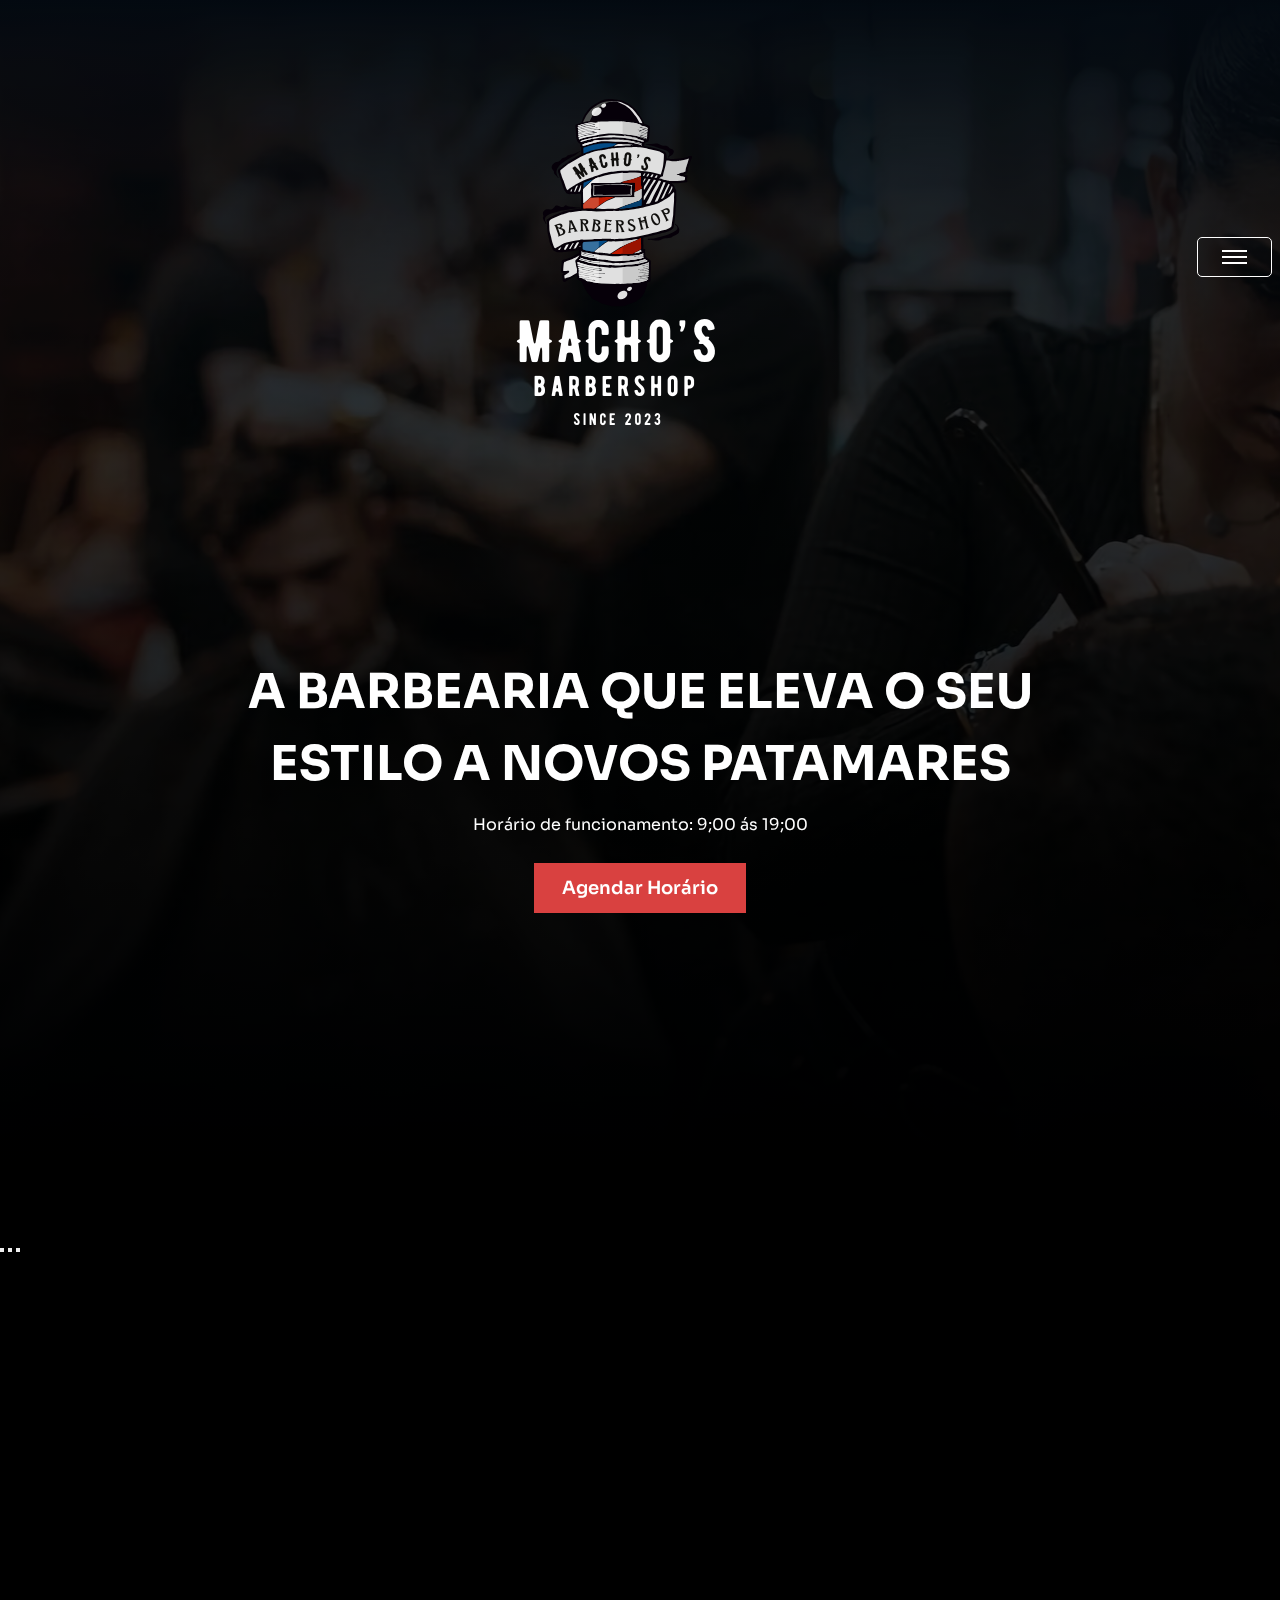
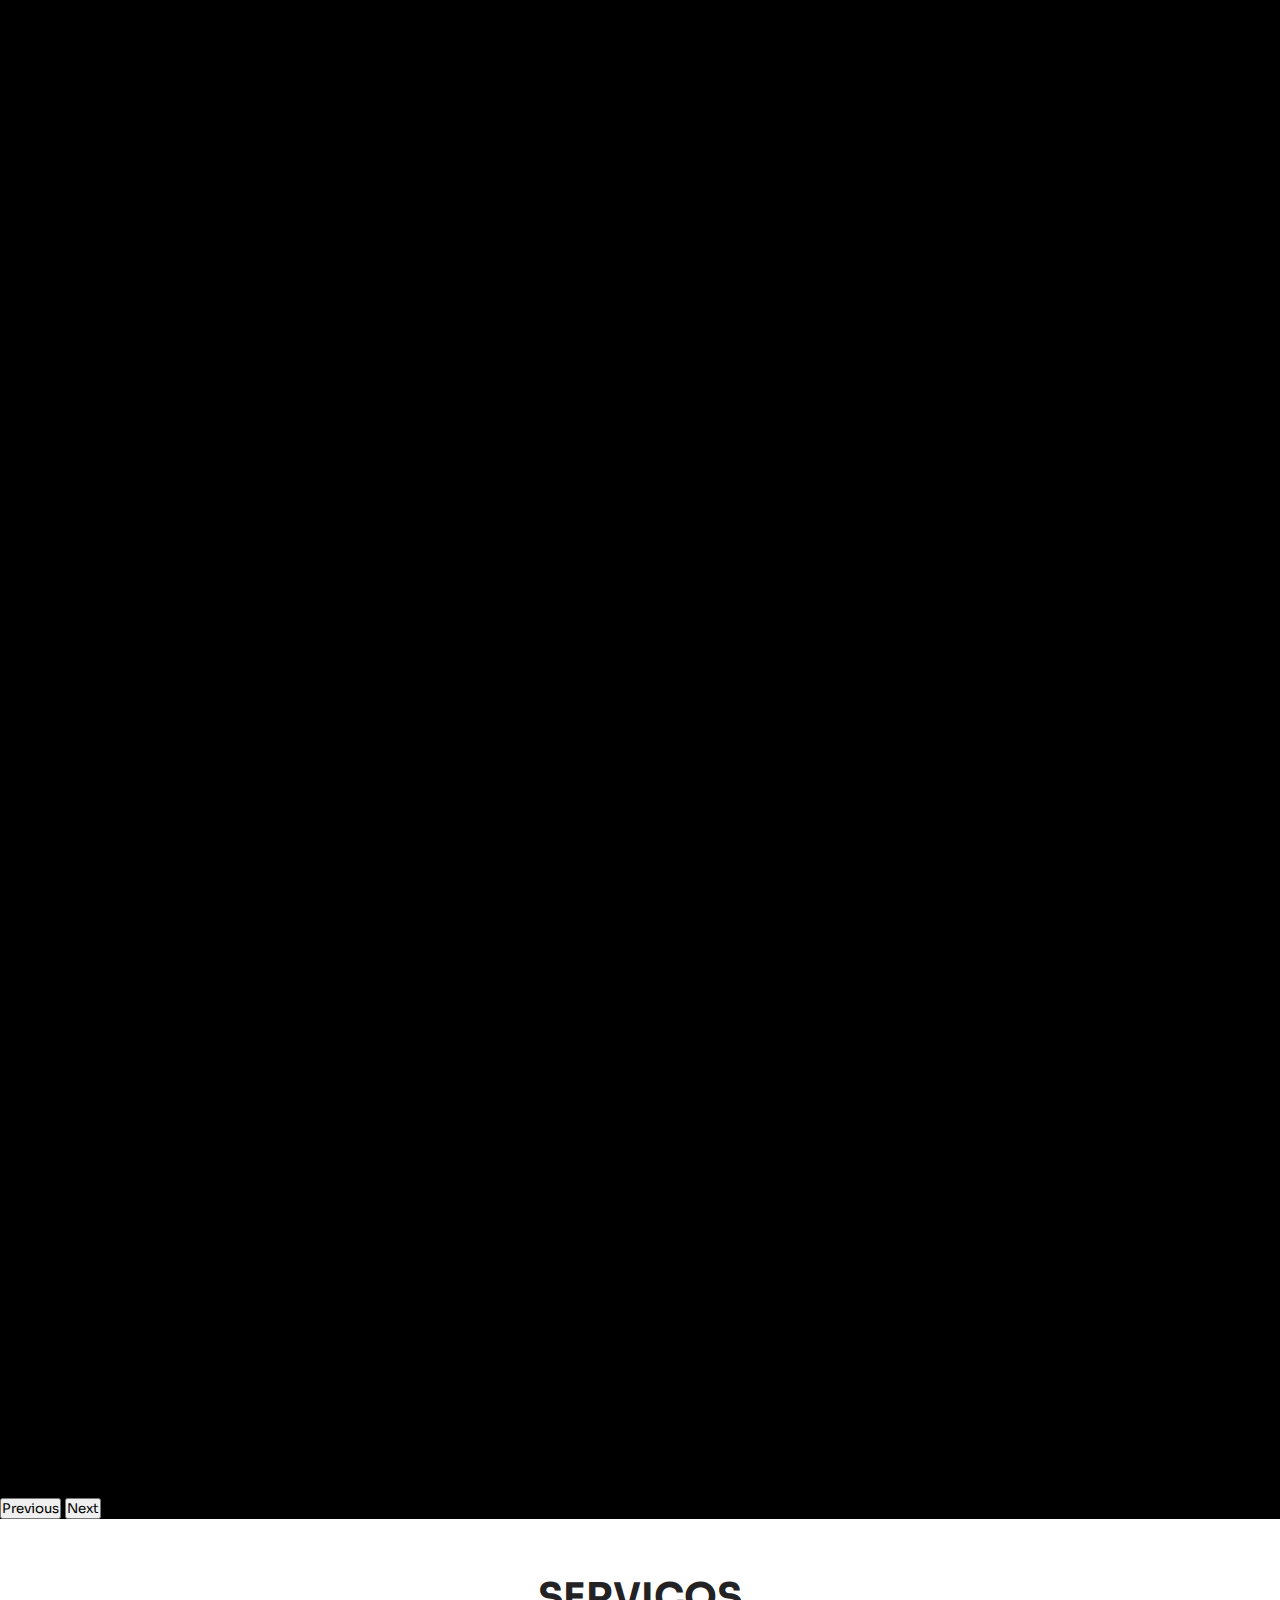
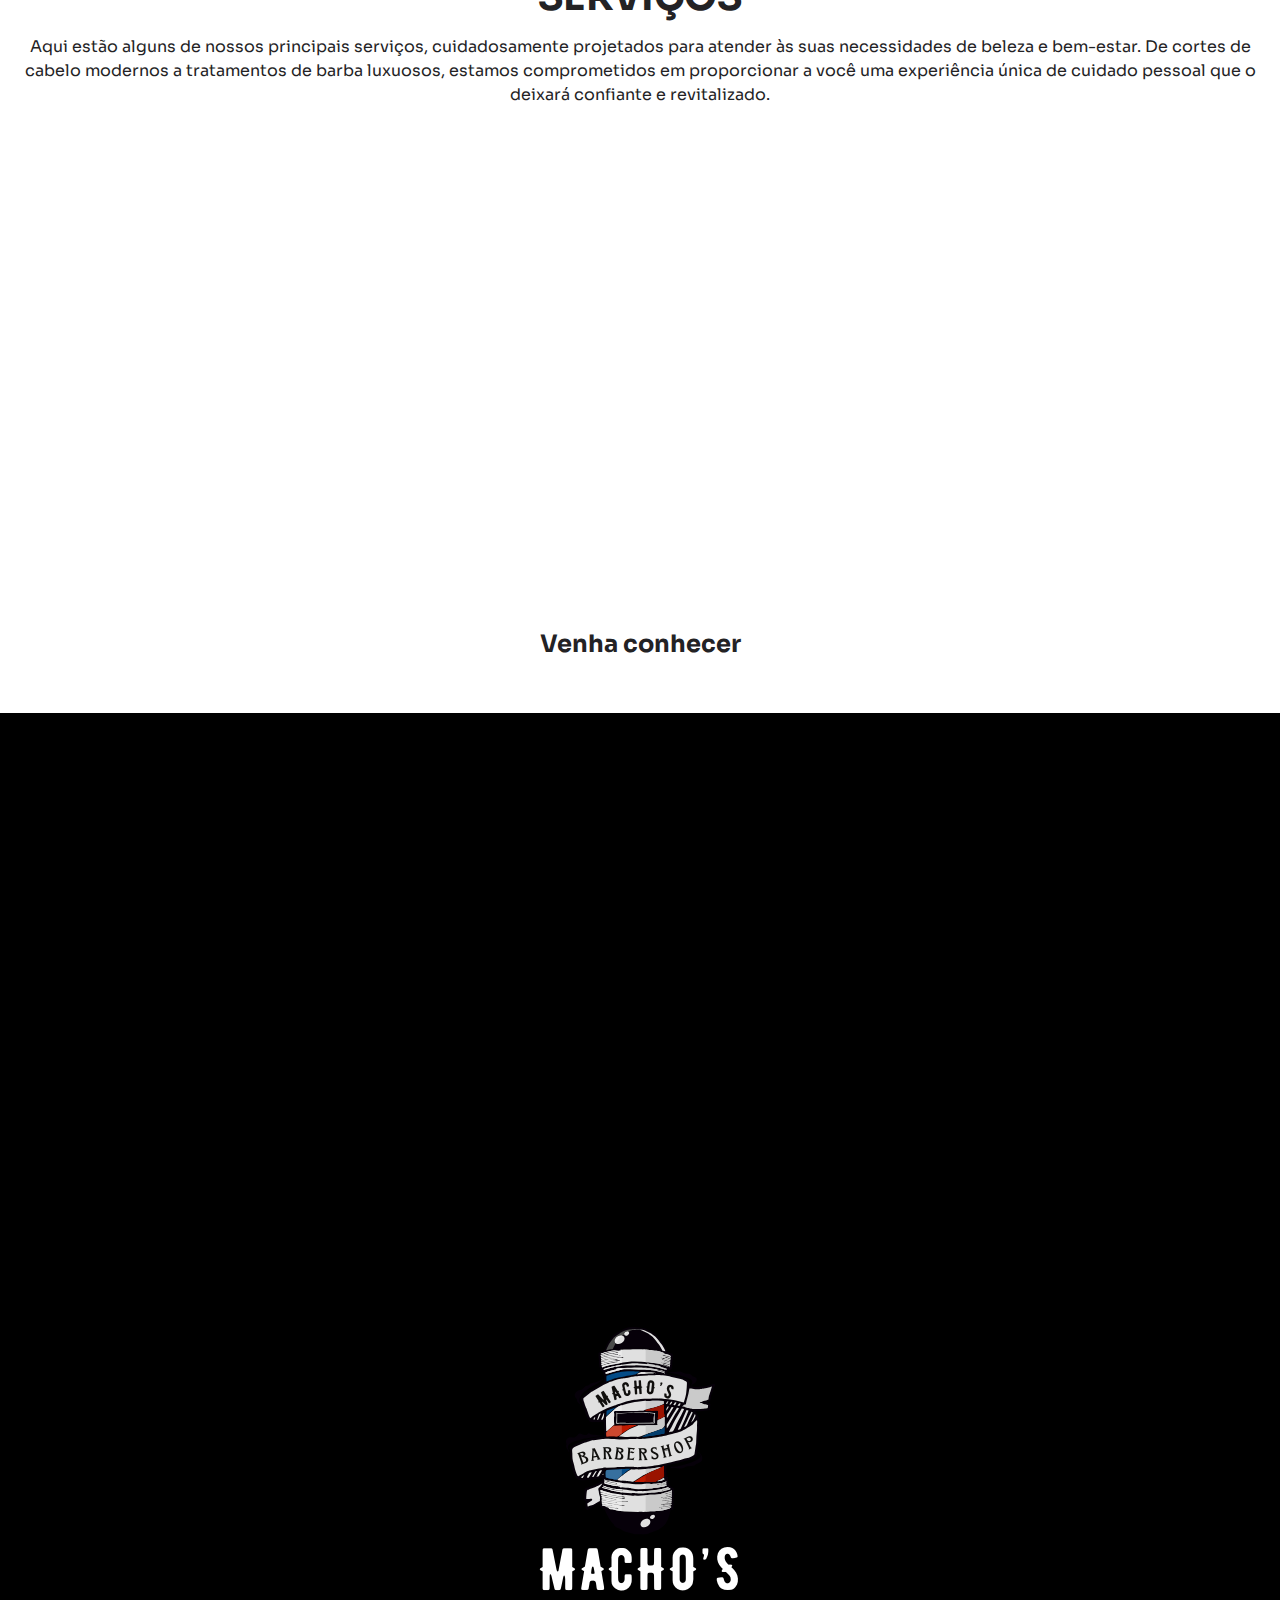
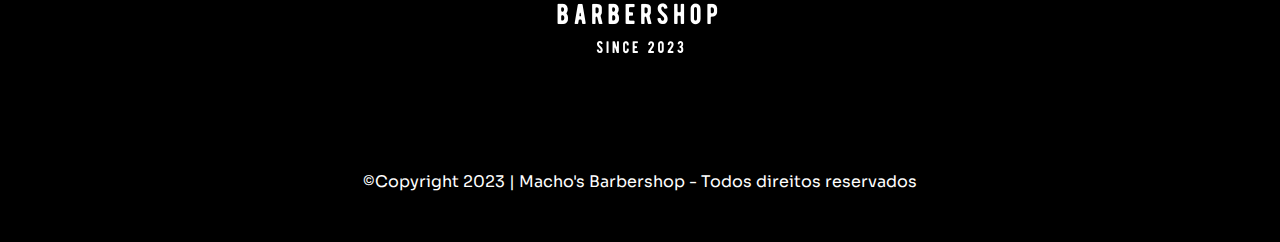
<file: index.html>
<!DOCTYPE html>
<html lang="pt-br">

<head>
    <meta charset="UTF-8">
    <meta name="viewport" content="width=device-width, initial-scale=1.0">
    <link rel="preconnect" href="https://fonts.googleapis.com">
    <link rel="preconnect" href="https://fonts.gstatic.com" crossorigin>
    <link href="https://fonts.googleapis.com/css2?family=Sora:wght@200;300;400;500;600&display=swap" rel="stylesheet">

    <link href="https://cdn.jsdelivr.net/npm/bootstrap@5.3.2/dist/css/bootstrap.min.css" rel="stylesheet"
        integrity="sha384-T3c6CoIi6uLrA9TneNEoa7RxnatzjcDSCmG1MXxSR1GAsXEV/Dwwykc2MPK8M2HN" crossorigin="anonymous">
    <link rel="stylesheet" href="https://cdnjs.cloudflare.com/ajax/libs/font-awesome/6.0.0-beta3/css/all.min.css"
        integrity="sha512-Fo3rlrZj/k7ujTnHg4CGR2D7kSs0v4LLanw2qksYuRlEzO+tcaEPQogQ0KaoGN26/zrn20ImR1DfuLWnOo7aBA=="
        crossorigin="anonymous" referrerpolicy="no-referrer" />
        
    <link rel="stylesheet"
        href="https://fonts.googleapis.com/css2?family=Material+Symbols+Sharp:opsz,wght,FILL,GRAD@20..48,100..700,0..1,-50..200" />

    <link href="https://unpkg.com/aos@2.3.1/dist/aos.css" rel="stylesheet">

    <link rel="shortcut icon" href="./ico/Red-Black-Vintage-Fauget-Barbershop-Logo.ico" type="image/x-icon">

    

    <script src="https://unpkg.com/aos@2.3.1/dist/aos.js"></script>

    <link rel="stylesheet" href="style.css">
    <title>Macho's Barbershop</title>
</head>

<body>
    <div class="bg-home">
        <header>
            <nav class="conteudo-header container">
                <div class="header-icons" data-aos="fade-down">
                    <a href="#">
                        <i class=" icon fa-brands fa-instagram fa-2x"></i>
                    </a>

                    <a href="#">
                        <i class=" icon fa-brands fa-facebook fa-2x"></i>
                    </a>

                    <a href="#">
                        <i class="icon fa-brands fa-whatsapp fa-2x"></i>
                    </a>


                </div>


                <div class="header-logo" data-aos="fade-up" data-aos-delay="300">
                    <img src="./img/Red Black Vintage Fauget Barbershop Logo.png" alt="logo" data-aos="flip-up"
                        data-aos-delay="300" data-duration="1500">
                </div>

                <div class="menu-btn" data-aos="fade-down">
                    <div class="bar"></div>
                    <div class="bar"></div>
                    <div class="bar"></div>
                </div>
                <div class="menu">
                    <ul>
                        <li><a href="#">Home</a></li>
                        <li><a href="#sobre">Sobre</a></li>
                        <li><a href="#services">Serviços</a></li>
                        <li><a href="#Localização">Localização</a></li>
                        <li><a href="./cadastro/cadastro.html">Cadastro</a></li>

                    </ul>
                </div>
            </nav>

            <main class="hero container" data-aos="fade-up" data-aos-delay="400">
                <h1>A BARBEARIA QUE ELEVA O SEU ESTILO A NOVOS PATAMARES</h1>
                <p>Horário de funcionamento: 9;00 ás 19;00</p>
                <a class="button-contato" href="./Login/login.html" target="_blank">
                    Agendar Horário
                </a>
                </h1>
            </main>
        </header>

    </div>

    <!-- CARROSEL -->
    <section class="sobre" id="sobre">

        <div id="carouselExampleIndicators" class="carousel slide">
            <div class="carousel-indicators">
                <button type="button" data-bs-target="#carouselExampleIndicators" data-bs-slide-to="0" class="active"
                    aria-current="true" aria-label="Slide 1"></button>
                <button type="button" data-bs-target="#carouselExampleIndicators" data-bs-slide-to="1"
                    aria-label="Slide 2"></button>
                <button type="button" data-bs-target="#carouselExampleIndicators" data-bs-slide-to="2"
                    aria-label="Slide 3"></button>
            </div>
            <div class="carousel-inner">
                <div class="carousel-item active">
                    <div class="container sobre-content" data-aos="zoom-in" data-aos-delay="100">
                        <div data-aos="zoom-in" data-aos-delay="100">
                            <img src="img/images.svg" alt="sobre a loja">
                        </div>

                        <div class="descricao-sobre" data-aos="zoom-out-left" data-aos-delay="250">
                            <h2>Sobre</h2>
                            <p>Somos mais do que apenas uma barbearia; somos os guardiões do estilo e da confiança. Fundada com paixão e habilidade, nossa barbearia é um refúgio para homens que buscam mais do que apenas um corte de cabelo - é um lugar onde histórias são contadas, amizades são formadas e a autoestima é elevada.</p>
                            <p>Horário de funcionamento: <strong>9:00</strong> ás <strong>19:00</strong></p>
                        </div>
                    </div>

                </div>
                <div class="carousel-item">
                    <div class="container barba-content" data-aos="zoom-in" data-aos-delay="100">
                        
                        <div class="descricao-sobre" data-aos="zoom-out-left" data-aos-delay="250">
                            <h2>Primeira visita? </h2>
                            <p>Receba um desconto especial de boas-vindas na sua primeira barba conosco</p>
                                <p>"Em nossa barbearia, a barba é a nossa paixão e a sua confiança é a nossa missão. Com mãos habilidosas e produtos de qualidade, moldamos cada barba com precisão e carinho, para que você se sinta confiante em sua própria pele."</p>
                            </div>
                            <div data-aos="zoom-in" data-aos-delay="100">
                                <img src="img/[base64].avif" alt="sobre a loja">
                            </div>
                    </div>

                </div>
                <div class="carousel-item">
                    <div class="container promocao-content" data-aos="zoom-in" data-aos-delay="100">
                        <div data-aos="zoom-in" data-aos-delay="100">
                            <img style="border-radius: 20px;" src="img/pexels-photo-7697363.webp" alt="sobre a loja">
                        </div>

                        <div class="descricao-sobre" data-aos="zoom-out-left" data-aos-delay="250">
                            <h2>DIA DAS CRIANÇAS!</h2>
                            <p>Promoção exclusiva para o Dia das Crianças: cortes de cabelo para os pequenos a partir de: <h3>R$19,99</h3> </p>
                            <p>Agende agora e garanta o look perfeito!</p>
                        </div>
                    </div>

                </div>
            </div>
            <button class="carousel-control-prev" type="button" data-bs-target="#carouselExampleIndicators"
                data-bs-slide="prev">
                <span class="carousel-control-prev-icon" aria-hidden="true"></span>
                <span class="visually-hidden">Previous</span>
            </button>
            <button class="carousel-control-next" type="button" data-bs-target="#carouselExampleIndicators"
                data-bs-slide="next">
                <span class="carousel-control-next-icon" aria-hidden="true"></span>
                <span class="visually-hidden">Next</span>
            </button>
        </div>
    </section>


    <!-- FIM CARROSEL -->


    <section class="services" id="services">
        <div class="services-content container">
            <h2>Serviços</h2>
            <p>Aqui estão alguns de nossos principais serviços, cuidadosamente projetados para atender às suas necessidades de beleza e bem-estar. De cortes de cabelo modernos a tratamentos de barba luxuosos, estamos comprometidos em proporcionar a você uma experiência única de cuidado pessoal que o deixará confiante e revitalizado.</p>
        </div>

        <section class="haircuts">

            <div class="haircut" data-aos="fade-up" data-aos-delay="150">
                <img src="./img/corte1.png" alt="Corte normal">
                <div class="haircut-info">
                    <strong>Corte Normal</strong>
                    <a href="./Login/login.html">
                        <button>
                            R$ 45,00
                        </button>
                    </a>
                </div>
            </div>
            <div class="haircut" data-aos="fade-up" data-aos-delay="250">
                <img src="./img/corte2.png" alt="Barba Completa">
                <div class="haircut-info">
                    <strong>Barba Completa</strong>
                    <a href="./Login/login.html">
                        <button>
                            R$ 35,00
                        </button>
                    </a>
                </div>
            </div>
            <div class="haircut" id="haircut" data-aos="fade-up" data-aos-delay="400">
                <img src="./img/face.png" alt="Corte e Barba">
                <div class="haircut-info">
                    <strong>Cuidados com a face</strong>
                    <a href="./Login/login.html">
                        <button>
                            R$ 80,00
                        </button>
                    </a>
                </div>
            </div>

        </section>
    </section>

    <div class="services" id="Localização">
        <h2>Venha conhecer</h2>

    </div>

    <iframe width="100%"
        src="https://www.google.com/maps/embed?pb=!1m18!1m12!1m3!1d3837.8463284180357!2d-48.06022122773921!3d-15.864672024683719!2m3!1f0!2f0!3f0!3m2!1i1024!2i768!4f13.1!3m3!1m2!1s0x935a2d67698be28f%3A0x438c0a182d9c5e10!2sSamambaia%20Shopping!5e0!3m2!1spt-BR!2sbr!4v1696281918737!5m2!1spt-BR!2sbr"
        width="600" height="450" style="border:0;" allowfullscreen="" loading="lazy"
        referrerpolicy="no-referrer-when-downgrade"></iframe>

    <footer class="footer">
        <div class="footer-icons">
            <a href="#">
                <i class=" icon fa-brands fa-instagram fa-2x"></i>
            </a>

            <a href="#">
                <i class=" icon fa-brands fa-facebook fa-2x"></i>
            </a>

            <a href="#">
                <i class="icon fa-brands fa-whatsapp  fa-2x"></i>
            </a>
        </div>


        <div>
            <img src="./img/Red Black Vintage Fauget Barbershop Logo.png" alt="logo">
        </div>

        <p> &copy;Copyright 2023 | Macho's Barbershop - Todos direitos reservados </p>
    </footer>



    <a href="#" class="btn-init" data-aos="zoom-in-up" data-aos-delay="400">
        <img src="./img/icons8-seta-simples-50.png" alt="botao">
    </a>










    <script src="https://cdn.jsdelivr.net/npm/@popperjs/core@2.11.8/dist/umd/popper.min.js"
        integrity="sha384-I7E8VVD/ismYTF4hNIPjVp/Zjvgyol6VFvRkX/vR+Vc4jQkC+hVqc2pM8ODewa9r"
        crossorigin="anonymous"></script>
    <script src="https://cdn.jsdelivr.net/npm/bootstrap@5.3.2/dist/js/bootstrap.min.js"
        integrity="sha384-BBtl+eGJRgqQAUMxJ7pMwbEyER4l1g+O15P+16Ep7Q9Q+zqX6gSbd85u4mG4QzX+"
        crossorigin="anonymous"></script>
    <script src="script.js"></script>
</body>

</html>
</file>
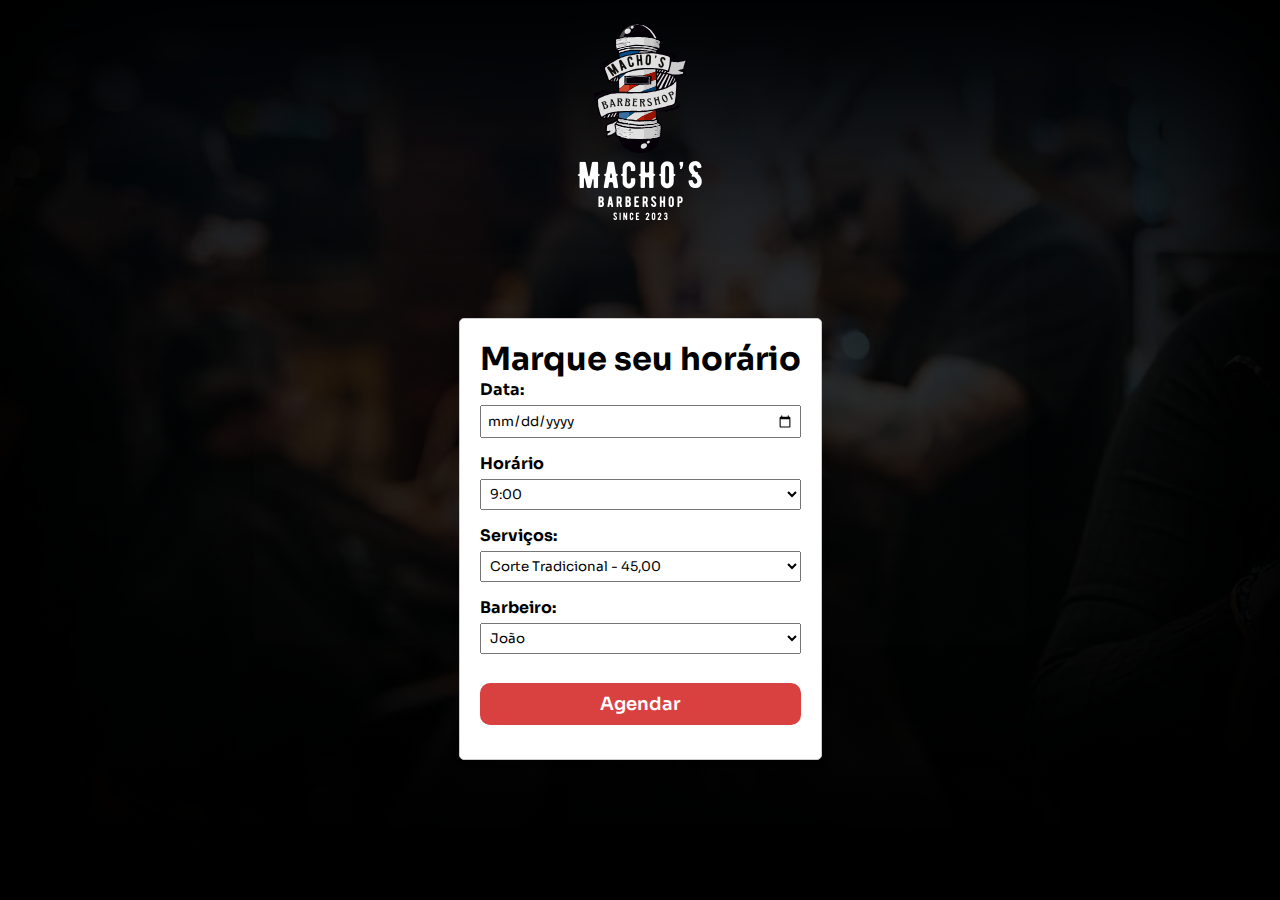
<file: Horario/index.html>
<!DOCTYPE html>
<html lang="pt-br">
<head>
    <meta charset="UTF-8">
    <meta name="viewport" content="width=device-width, initial-scale=1.0">
    <link href="https://fonts.googleapis.com/css2?family=Sora:wght@200;300;400;500;600&display=swap" rel="stylesheet">
    <link rel="stylesheet" href="horario.css">
    <title>Agendamento de Barbearia</title>
</head>
<body>
    <header>
        <nav data-aos="fade-up" data-aos-delay="300">
            <a href="../index.html"><img src="../img/Red Black Vintage Fauget Barbershop Logo (2).png" alt="" data-aos="flip-up"
                data-aos-delay="300" data-duration="1500"></a>
        </nav>
    </header>

    <main>
        <div class="container">
            <h1>Marque seu horário</h1>
            <form id="appointment-form">
                <label for="date">Data:</label>
                <input type="date" id="date" required>

                <label for="horario">Horário</label>
                <select id="horario">
                    <option value="horas">9:00</option>
                    <option value="horas">9:30</option>
                    <option value="horas">10:00</option>
                    <option value="horas">10:30</option>
                    <option value="horas">11:00</option>
                    <option value="horas">11:30</option>
                    <option value="horas">12:00</option>
                    <option value="horas">12:30</option>
                    <option value="horas">13:00</option>
                    <option value="horas">13:30</option>
                    <option value="horas">14:00</option>
                    <option value="horas">14:30</option>
                    <option value="horas">15:00</option>
                    <option value="horas">15:30</option>
                    <option value="horas">16:00</option>
                    <option value="horas">16:30</option>
                    <option value="horas">17:00</option>
                    <option value="horas">17:30</option>
                    <option value="horas">18:00</option>
                </select>

        
                <label for="service">Serviços:</label>
                <select id="service" required>
                    <option value="corte1">Corte Tradicional - 45,00</option>
                    <option value="corte2">Corte Infatil - 19,99</option>
                    <option value="barba1">Barba Completa - 35,00</option>
                    <option value="barba2">Barba Alinhada - 20,00</option>
                    <option value="sobrancelha">Sobrancelha - 20,00</option>
                    <option value="face">Limpeza Facial - 80,00</option>
                </select>
        
                <label for="barber">Barbeiro:</label>
                <select id="barber" required>
                    <option value="barbeiro1">João</option>
                    <option value="barbeiro2">Paulo</option>
                    <option value="barbeiro3">Gustavo</option>
                    <option value="barbeiro4">Tiago</option>
                    <option value="barbeiro5">Eric</option>
                </select>
                
        
                <button type="submit">Agendar</button>
            </form>
        </div>
    </main>
    <script src="script.js"></script>
</body>
</html>
</file>
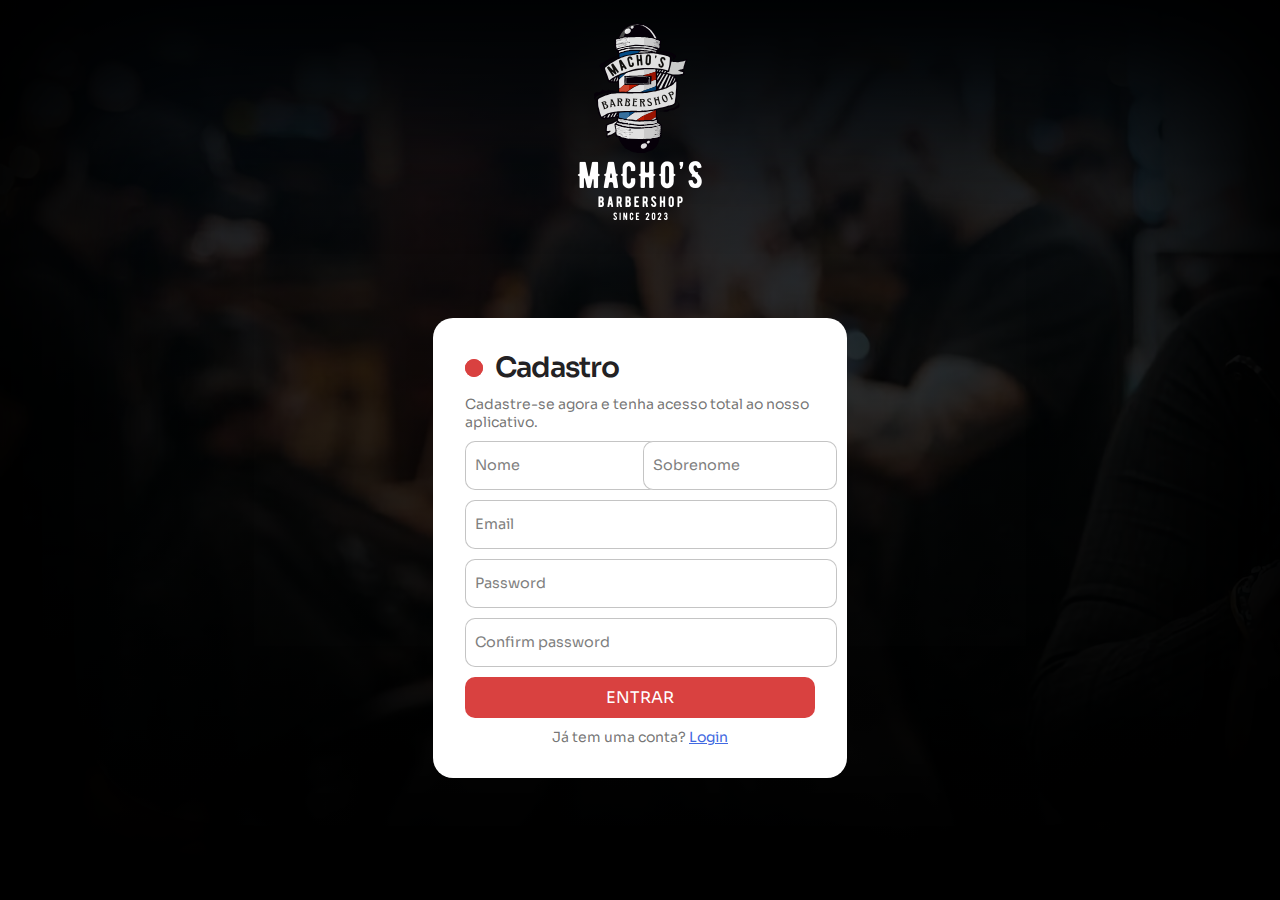
<file: cadastro/cadastro.html>
<!DOCTYPE html>
<html lang="pt-br">
<head>
    <meta charset="UTF-8">
    <meta name="viewport" content="width=device-width, initial-scale=1.0">
    <link rel="stylesheet" href="cadastro.css">
    <link rel="shortcut icon" href="../ico/Red-Black-Vintage-Fauget-Barbershop-Logo.ico" type="image/x-icon">
    <link rel="preconnect" href="https://fonts.googleapis.com">
    <link rel="preconnect" href="https://fonts.gstatic.com" crossorigin>
    <link href="https://fonts.googleapis.com/css2?family=Sora:wght@200;300;400;500;600&display=swap" rel="stylesheet">

    <link href="https://unpkg.com/aos@2.3.1/dist/aos.css" rel="stylesheet">
    <script src="https://unpkg.com/aos@2.3.1/dist/aos.js"></script>

    <title>Macho's Barbershop | Cadastro</title>

</head>
<body>
    <header>
        <nav data-aos="fade-up" data-aos-delay="300">
            <a href="../index.html"><img src="../img/Red Black Vintage Fauget Barbershop Logo (2).png" alt="" data-aos="flip-up"
                data-aos-delay="300" data-duration="1500"></a>
        </nav>
    </header>

    <main>
        <form class="form" data-aos="fade-up" data-aos-delay="150" id="signup-form">
            <p class="title">Cadastro </p>
            <p class="message">Cadastre-se agora e tenha acesso total ao nosso aplicativo. </p>
                <div class="flex">
                <label>
                    <input required="" placeholder="" type="text" class="input" id="nome">
                    <span>Nome</span>
                </label>
        
                <label id="sobrenome">
                    <input required="" placeholder="" type="text" class="input" id="sobrenome">
                    <span>Sobrenome</span>
                </label>
            </div>  
                    
            <label>
                <input required="" placeholder="" type="email" class="input" id="email">
                <span>Email</span>
            </label> 
                
            <label>
                <input required="" placeholder="" type="password" class="input" id="password">
                <span>Password</span>
            </label>
            <label>
                <input required="" placeholder="" type="password" class="input" id="confirm-password">
                <span>Confirm password</span>
            </label>
            <button class="submit" id="submit-btn">ENTRAR</button>
            <p class="signin">Já tem uma conta? <a href="https://ericnathaan.github.io/PROJETO/Login/login.html">Login</a> </p>
        </form>




    </main>

    <script src="cadastro.js"></script>
</body>
</html>
</file>
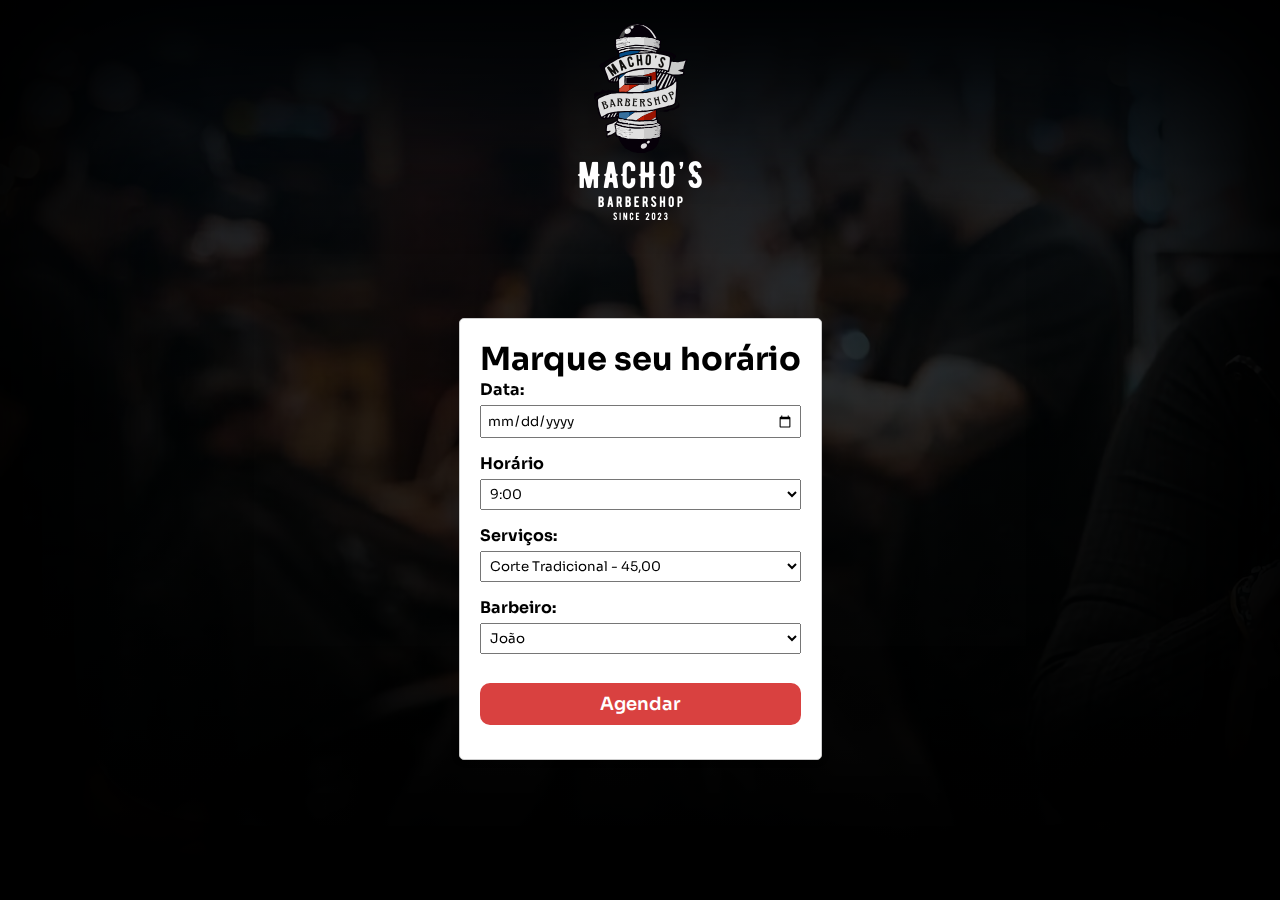
<file: Horario/horario.html>
<!DOCTYPE html>
<html lang="pt-br">
<head>
    <meta charset="UTF-8">
    <meta name="viewport" content="width=device-width, initial-scale=1.0">
    <link href="https://fonts.googleapis.com/css2?family=Sora:wght@200;300;400;500;600&display=swap" rel="stylesheet">
    <link rel="stylesheet" href="horario.css">
    <link href="https://unpkg.com/aos@2.3.1/dist/aos.css" rel="stylesheet">
    <script src="https://unpkg.com/aos@2.3.1/dist/aos.js"></script>

    <title>Macho's Barbershop | Agendamento </title>
</head>
<body>
    <header>
        <nav data-aos="fade-up" data-aos-delay="300">
            <a href="../index.html"><img src="../img/Red Black Vintage Fauget Barbershop Logo (2).png" alt="" data-aos="flip-up"
                data-aos-delay="300" data-duration="1500"></a>
        </nav>
    </header>

    <main>
        <div class="container" data-aos="fade-up" data-aos-delay="150">
            <h1>Marque seu horário</h1>
            <form id="appointment-form">
                <label for="date">Data:</label>
                <input type="date" id="date" required>

                <label for="horario">Horário</label>
                <select id="horario">
                    <option value="horas">9:00</option>
                    <option value="horas">9:30</option>
                    <option value="horas">10:00</option>
                    <option value="horas">10:30</option>
                    <option value="horas">11:00</option>
                    <option value="horas">11:30</option>
                    <option value="horas">12:00</option>
                    <option value="horas">12:30</option>
                    <option value="horas">13:00</option>
                    <option value="horas">13:30</option>
                    <option value="horas">14:00</option>
                    <option value="horas">14:30</option>
                    <option value="horas">15:00</option>
                    <option value="horas">15:30</option>
                    <option value="horas">16:00</option>
                    <option value="horas">16:30</option>
                    <option value="horas">17:00</option>
                    <option value="horas">17:30</option>
                    <option value="horas">18:00</option>
                </select>

        
                <label for="service">Serviços:</label>
                <select id="service" required>
                    <option value="corte1">Corte Tradicional - 45,00</option>
                    <option value="corte2">Corte Infatil - 19,99</option>
                    <option value="barba1">Barba Completa - 35,00</option>
                    <option value="barba2">Barba Alinhada - 20,00</option>
                    <option value="sobrancelha">Sobrancelha - 20,00</option>
                    <option value="face">Limpeza Facial - 80,00</option>
                </select>
        
                <label for="barber">Barbeiro:</label>
                <select id="barber" required>
                    <option value="barbeiro1">João</option>
                    <option value="barbeiro2">Paulo</option>
                    <option value="barbeiro3">Gustavo</option>
                    <option value="barbeiro4">Tiago</option>
                    <option value="barbeiro5">Eric</option>
                </select>
                
        
                <button type="submit">Agendar</button>
            </form>
        </div>
    </main>
    <script src="script.js"></script>
</body>
</html>
</file>
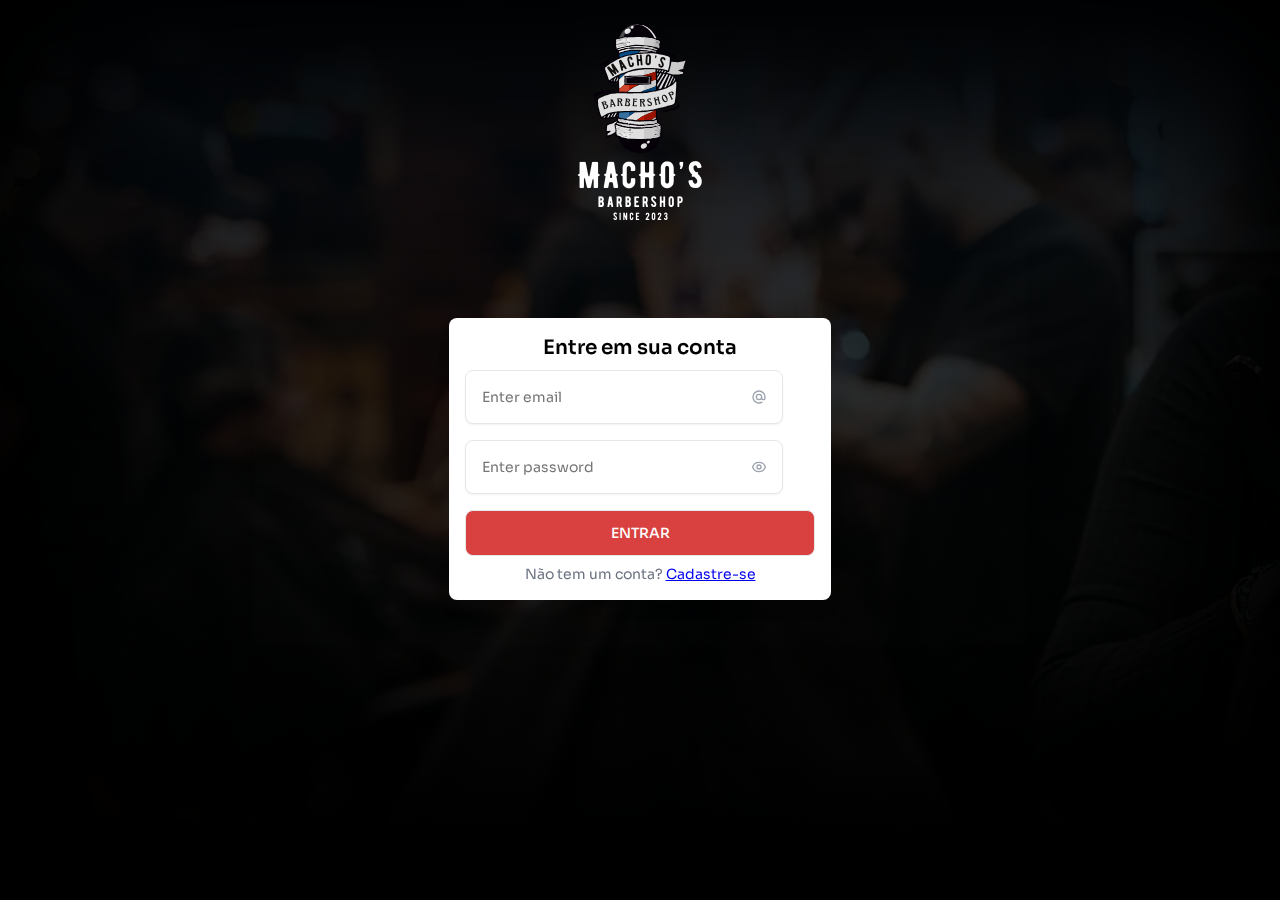
<file: Login/login.html>
<!DOCTYPE html>
<html lang="pt-br">

<head>
  <meta charset="UTF-8">
  <meta name="viewport" content="width=device-width, initial-scale=1.0">
  <link rel="stylesheet" href="login.css">
  <link rel="shortcut icon" href="../ico/Red-Black-Vintage-Fauget-Barbershop-Logo.ico" type="image/x-icon">

  <link rel="preconnect" href="https://fonts.googleapis.com">
  <link rel="preconnect" href="https://fonts.gstatic.com" crossorigin>
  <link href="https://fonts.googleapis.com/css2?family=Sora:wght@200;300;400;500;600&display=swap" rel="stylesheet">
  <link href="https://unpkg.com/aos@2.3.1/dist/aos.css" rel="stylesheet">
  <script src="https://unpkg.com/aos@2.3.1/dist/aos.js"></script>
  <title>Macho's Barbershop | Login</title>

</head>

<body>
  <header>
    <nav data-aos="fade-up" data-aos-delay="300">
      <a href="../index.html"><img src="../img/Red Black Vintage Fauget Barbershop Logo (2).png" alt=""
          data-aos="flip-up" data-aos-delay="300" data-duration="1500"></a>
    </nav>
  </header>

  <main>


    <form class="form" data-aos="fade-up" data-aos-delay="150" method="post">
      <p class="form-title">Entre em sua conta</p>
      <label for="email" class="input-container">
        <input placeholder="Enter email" type="email" id="email" name="email">
        <span>
          <svg stroke="currentColor" viewBox="0 0 24 24" fill="none" xmlns="http://www.w3.org/2000/svg">
            <path
              d="M16 12a4 4 0 10-8 0 4 4 0 008 0zm0 0v1.5a2.5 2.5 0 005 0V12a9 9 0 10-9 9m4.5-1.206a8.959 8.959 0 01-4.5 1.207"
              stroke-width="2" stroke-linejoin="round" stroke-linecap="round"></path>
          </svg>
        </span>
      </label>
      <label for="password"  class="input-container">
        <input placeholder="Enter password" type="password" id="password">
        <span>
          <svg stroke="currentColor" viewBox="0 0 24 24" fill="none" xmlns="http://www.w3.org/2000/svg">
            <path d="M15 12a3 3 0 11-6 0 3 3 0 016 0z" stroke-width="2" stroke-linejoin="round" stroke-linecap="round">
            </path>
            <path
              d="M2.458 12C3.732 7.943 7.523 5 12 5c4.478 0 8.268 2.943 9.542 7-1.274 4.057-5.064 7-9.542 7-4.477 0-8.268-2.943-9.542-7z"
              stroke-width="2" stroke-linejoin="round" stroke-linecap="round"></path>
          </svg>
        </span>
      </label>
      <button class="submit" type="submit" data-aos="zoom-in" data-aos-delay="100">
        ENTRAR
      </button>

      <p class="signup-link">
        Não tem um conta?
        <a href="../cadastro/cadastro.html">Cadastre-se</a>
      </p>
    </form>



  </main>




  <script src="login.js"> 
  </script>
</body>

</html>
</file>
<file: style.css>
@import url(css/cores.css);
@import url(css/header.css);
@import url(css/layout.css);
@import url(css/menu.css);

* {
  margin: 0;
  padding: 0;
  box-sizing: border-box;
  outline: 0;
}


body {
  font-family: "Sora", sans-serif;
  width: 100%;
  height: 100vh;
  position: relative;
  background-color: #000000;
}

html{
  scroll-behavior: smooth;
}

button {
  font-family: "Sora", sans-serif;
  cursor: pointer;
}

svg {
  width: 100%;
}

img {
  width: 100%;
}

a {
  cursor: pointer;
  text-decoration: none;
}
</file>
<file: Horario/horario.css>
@import url(../css/cores.css);


*{
    margin: 0;
    padding: 0;
    font-family: 'Sora', sans-serif;
}

body{  
    display: flex;
    flex-direction: column;
    align-items: center;
    height: 100vh;
    width: 100vw;   
    box-shadow: inset 0px 0px 150px 75px black;
    background-image: linear-gradient(to bottom, rgba(0, 0, 0, 0.387), black), url(../img/bg.svg);


}

header{
    display: flex;
    align-items: center
}

header nav{
    position: relative;
    bottom: 30px;
    
}

.container {
    max-width: 400px;
    margin: 0 auto;
    padding: 20px;
    border: 1px solid #ccc;
    border-radius: 5px;
    box-shadow: 0 0 10px rgba(0, 0, 0, 0.1);
    background-color: var(--white-normal);
}


form {
    display: flex;
    flex-direction: column;
}

label {
    font-weight: bold;
    margin-bottom: 5px;
}

input,
select {
    margin-bottom: 15px;
    padding: 5px;
}

button {
  
    padding: 10px 20px;
    cursor: pointer;
    color: var(--white-normal);
    background-color: var(--red-normal);
    border: 0;
    font-size: 18px;
    font-weight: 600;
    margin: 14px 0;
    border-radius: 10px;
}

button:hover {
    background-color: var(--red-dark);
}
</file>
<file: cadastro/cadastro.css>
*{
    margin: 0;
    padding: 0;
    font-family: 'Sora', sans-serif;
}

body{
   
    display: flex;
    flex-direction: column;
    align-items: center;
    height: 100vh;
    width: 100vw;   
    box-shadow: inset 0px 0px 150px 75px black;
    background-image: linear-gradient(to bottom, rgba(0, 0, 0, 0.387), black), url(../img/bg.svg);
   
}

header{
    display: flex;
    align-items: center
}

header nav{
    position: relative;
    bottom: 30px;
    
}


.form {
    display: flex;
    flex-direction: column;
    gap: 10px;
    max-width: 350px;
    background-color: #fff;
    padding: 32px;
    border-radius: 20px;
    position: relative;
  }
  
  .title {
    font-size: 28px;
    color: #232224;
    font-weight: 600;
    letter-spacing: -1px;
    position: relative;
    display: flex;
    align-items: center;
    padding-left: 30px;
  }
  
  .title::before,.title::after {
    position: absolute;
    content: "";
    height: 16px;
    width: 16px;
    border-radius: 50%;
    left: 0px;
    background-color: #D94140;
  }
  
  .title::before {
    width: 18px;
    height: 18px;
    background-color: #D94140;
  }
  
  .title::after {
    width: 18px;
    height: 18px;
    animation: pulse 1s linear infinite;
  }
  
  .message, .signin {
    color: rgba(88, 87, 87, 0.822);
    font-size: 14px;
  }
  
  .signin {
    text-align: center;
  }
  
  .signin a {
    color: royalblue;
  }
  
  .signin a:hover {
    text-decoration: underline royalblue;
  }
  
  .flex {
    display: flex;
    width: 100%;
    gap: 6px;
  }
  
  .form label {
    position: relative;
  }
  
  .form label .input {
    width: 100%;
    padding: 10px 10px 20px 10px;
    outline: 0;
    border: 1px solid rgba(105, 105, 105, 0.397);
    border-radius: 10px;
  }
  
  
  .form label .input + span {
    position: absolute;
    left: 10px;
    top: 15px;
    color: grey;
    font-size: 0.9em;
    cursor: text;
    transition: 0.3s ease;
  }
  
  .form label .input:placeholder-shown + span {
    top: 15px;
    font-size: 0.9em;
  }
  
  .form label .input:focus + span,.form label .input:valid + span {
    top: 30px;
    font-size: 0.7em;
    font-weight: 600;
  }
  
  .form label .input:valid + span {
    color: green;
  }
  
  .submit {
    border: none;
    outline: none;
    background-color: #D94140;
    padding: 10px;
    border-radius: 10px;
    color: #fff;
    font-size: 16px;
    transform: .3s ease;
    cursor: pointer;
  }
  
  .submit:hover {
    background-color: #b42b2b;
  }
  
  @keyframes pulse {
    from {
      transform: scale(0.9);
      opacity: 1;
    }
  
    to {
      transform: scale(1.8);
      opacity: 0;
    }
  }
</file>
<file: Login/login.css>
*{
    margin: 0;
    padding: 0;
    font-family: 'Sora', sans-serif;
}

body{
   
    display: flex;
    flex-direction: column;
    align-items: center;
    height: 100vh;
    width: 100vw;   
    box-shadow: inset 0px 0px 150px 75px black;
    background-image: linear-gradient(to bottom, rgba(0, 0, 0, 0.387), black), url(../img/bg.svg);
   
}

header{
    display: flex;
    align-items: center
}

header nav{
    position: relative;
    bottom: 30px;
    
}

.form {
    background-color: #fff;
    display: block;
    padding: 1rem;
    max-width: 350px;
    border-radius: 0.5rem;
    box-shadow: 0 10px 15px -3px rgba(0, 0, 0, 0.1), 0 4px 6px -2px rgba(0, 0, 0, 0.05);
  }
  
  .form-title {
    font-size: 1.25rem;
    line-height: 1.75rem;
    font-weight: 600;
    text-align: center;
    color: #000;
  }
  
  .input-container {
    position: relative;
  }
  
  .input-container input, .form button {
    outline: none;
    border: 1px solid #e5e7eb;
    margin: 8px 0;
  }
  
  .input-container input {
    background-color: #fff;
    padding: 1rem;
    padding-right: 0rem;
    font-size: 0.875rem;
    line-height: 1.25rem;
    width: 300px;
    border-radius: 0.5rem;
    box-shadow: 0 1px 2px 0 rgba(0, 0, 0, 0.05);
  }
  
  .input-container span {
    display: grid;
    position: absolute;
    top: 0;
    bottom: 0;
    right: 0;
    padding-left: 1rem;
    padding-right: 1rem;
    place-content: center;
  }
  
  .input-container span svg {
    color: #9CA3AF;
    width: 1rem;
    height: 1rem;
  }
  
  .submit {
    display: block;
    padding-top: 0.75rem;
    padding-bottom: 0.75rem;
    padding-left: 1.25rem;
    padding-right: 1.25rem;
    background-color: #D94140;
    color: #ffffff;
    font-size: 0.875rem;
    line-height: 1.25rem;
    font-weight: 500;
    width: 100%;
    border-radius: 0.5rem;
    text-transform: uppercase;
    cursor: pointer;
  }
  
  .signup-link {
    color: #6B7280;
    font-size: 0.875rem;
    line-height: 1.25rem;
    text-align: center;
  }
  
  .signup-link a {
    text-decoration: underline;
  }
</file>
